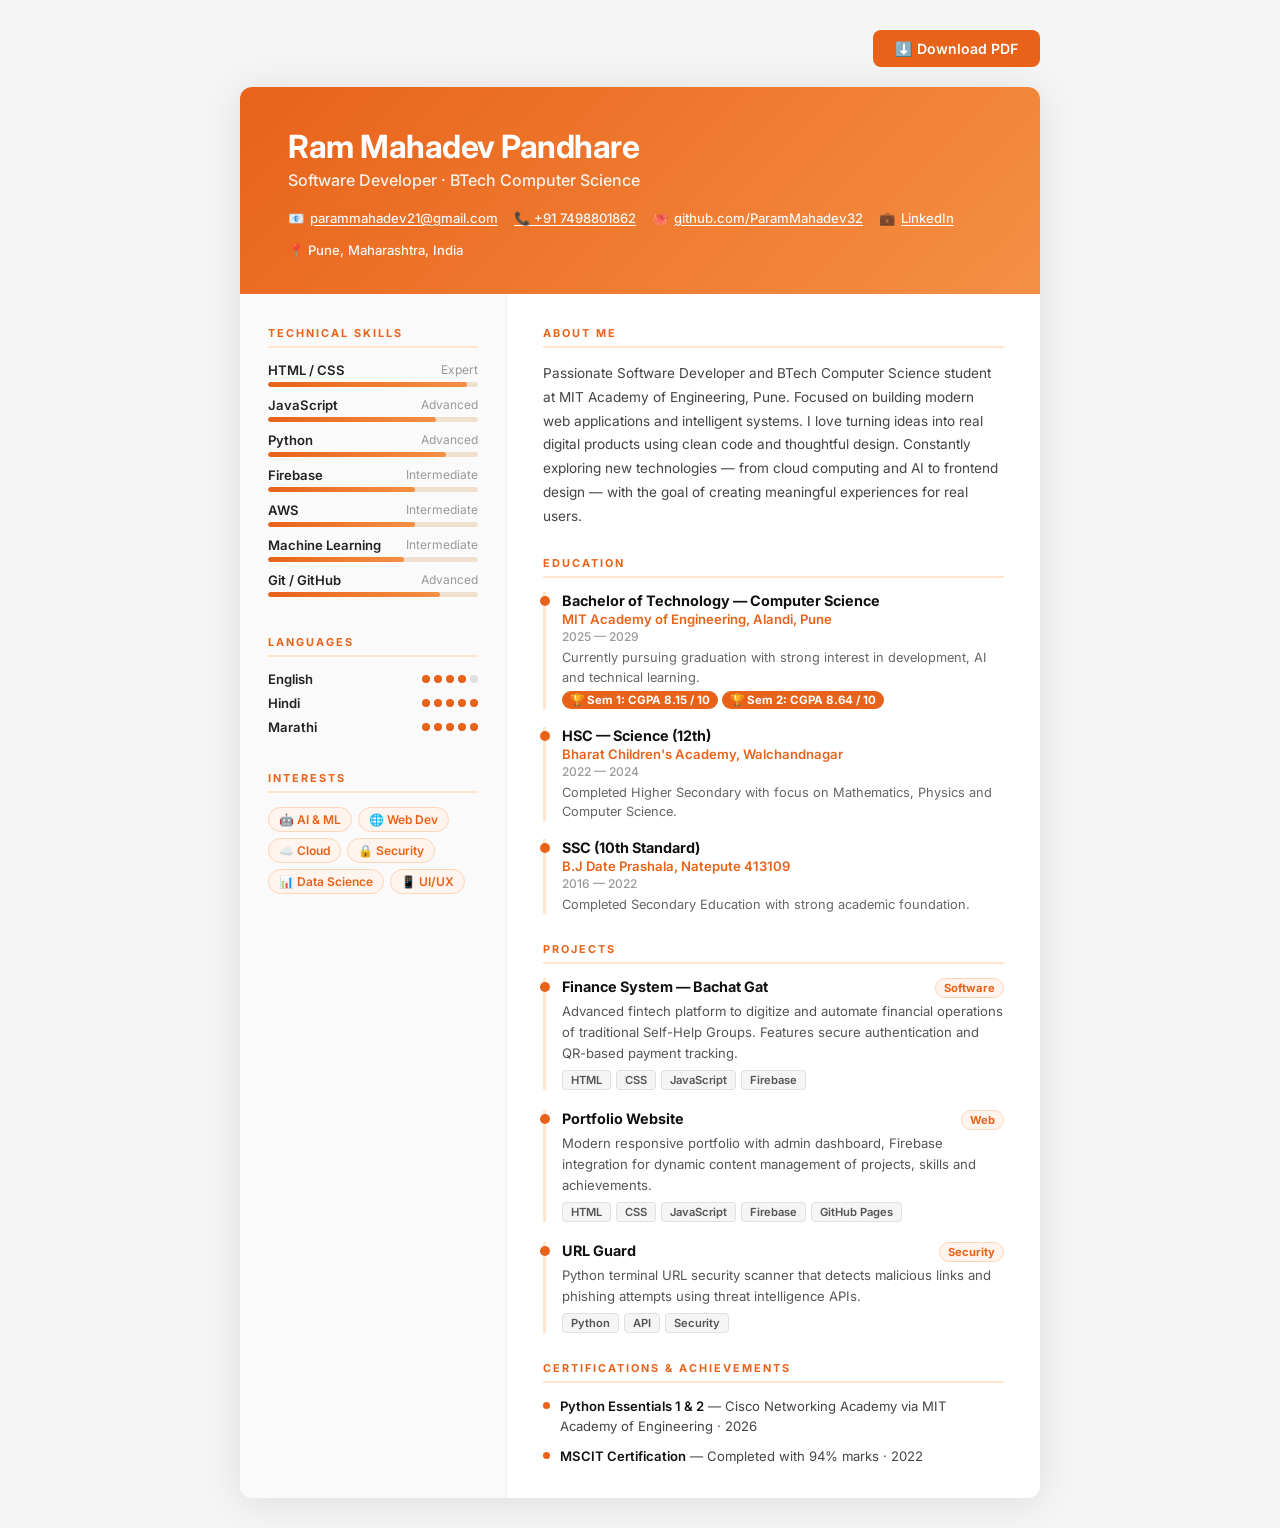
<file: resume.html>
<!DOCTYPE html>
<html lang="en">
<head>
  <meta charset="UTF-8">
  <meta name="viewport" content="width=device-width, initial-scale=1.0">
  <title>Resume | Ram Mahadev Pandhare</title>

  <link rel="preconnect" href="https://fonts.googleapis.com">
  <link href="https://fonts.googleapis.com/css2?family=Inter:wght@300;400;500;600;700&display=swap" rel="stylesheet">

  <style>
    /* ── RESET ── */
    *, *::before, *::after { margin: 0; padding: 0; box-sizing: border-box; }

    body {
      font-family: 'Inter', sans-serif;
      background: #f5f5f5;
      color: #111;
      min-height: 100vh;
      padding: 30px 16px;
    }

    a { color: inherit; text-decoration: none; }

    /* ── DOWNLOAD BUTTON ── */
    .download-bar {
      max-width: 800px;
      margin: 0 auto 20px;
      display: flex;
      justify-content: flex-end;
      gap: 10px;
    }

    .download-btn {
      display: inline-flex;
      align-items: center;
      gap: 6px;
      padding: 10px 22px;
      background: #e8621a;
      color: #fff;
      border: none;
      border-radius: 8px;
      font-size: 0.88rem;
      font-weight: 600;
      font-family: 'Inter', sans-serif;
      cursor: pointer;
      transition: background 0.2s, transform 0.2s;
    }

    .download-btn:hover {
      background: #cf5515;
      transform: translateY(-1px);
    }

    /* ── RESUME PAPER ── */
    .resume {
      max-width: 800px;
      margin: 0 auto;
      background: #fff;
      border-radius: 12px;
      box-shadow: 0 4px 40px rgba(0,0,0,0.10);
      overflow: hidden;
    }

    /* ── HEADER ── */
    .resume-header {
      background: linear-gradient(135deg, #e8621a 0%, #f59044 100%);
      padding: 40px 48px 36px;
      color: #fff;
    }

    .resume-header h1 {
      font-size: 2rem;
      font-weight: 700;
      letter-spacing: -0.5px;
      margin-bottom: 4px;
      color: #fff;
    }

    .resume-header .role {
      font-size: 1rem;
      font-weight: 500;
      opacity: 0.9;
      margin-bottom: 20px;
    }

    .contact-row {
      display: flex;
      flex-wrap: wrap;
      gap: 16px;
    }

    .contact-item {
      display: flex;
      align-items: center;
      gap: 6px;
      font-size: 0.82rem;
      opacity: 0.95;
      font-weight: 500;
    }

    .contact-item a {
      color: #fff;
      text-decoration: underline;
      text-underline-offset: 2px;
    }

    /* ── BODY ── */
    .resume-body {
      display: grid;
      grid-template-columns: 1fr 2fr;
      min-height: 900px;
    }

    /* ── LEFT SIDEBAR ── */
    .sidebar {
      background: #fafafa;
      border-right: 1px solid #eee;
      padding: 32px 28px;
      display: flex;
      flex-direction: column;
      gap: 28px;
    }

    /* ── RIGHT MAIN ── */
    .main {
      padding: 32px 36px;
      display: flex;
      flex-direction: column;
      gap: 28px;
    }

    /* ── SECTION TITLE ── */
    .section-title {
      font-size: 0.68rem;
      font-weight: 700;
      letter-spacing: 2px;
      text-transform: uppercase;
      color: #e8621a;
      border-bottom: 2px solid #ffe5cc;
      padding-bottom: 6px;
      margin-bottom: 14px;
    }

    /* ── ABOUT ── */
    .about-text {
      font-size: 0.85rem;
      color: #444;
      line-height: 1.75;
    }

    /* ── SKILLS ── */
    .skill-item {
      margin-bottom: 10px;
    }

    .skill-name {
      display: flex;
      justify-content: space-between;
      font-size: 0.82rem;
      font-weight: 600;
      color: #222;
      margin-bottom: 4px;
    }

    .skill-level-text {
      font-weight: 400;
      color: #999;
      font-size: 0.75rem;
    }

    .skill-bar {
      height: 5px;
      background: #f0e0d0;
      border-radius: 999px;
      overflow: hidden;
    }

    .skill-fill {
      height: 100%;
      background: linear-gradient(90deg, #e8621a, #f59044);
      border-radius: 999px;
    }

    /* ── LANGUAGES ── */
    .lang-item {
      display: flex;
      justify-content: space-between;
      align-items: center;
      font-size: 0.82rem;
      margin-bottom: 8px;
    }

    .lang-name { font-weight: 600; color: #222; }

    .lang-dots {
      display: flex;
      gap: 4px;
    }

    .lang-dot {
      width: 8px;
      height: 8px;
      border-radius: 50%;
      background: #e0e0e0;
    }

    .lang-dot.filled { background: #e8621a; }

    /* ── INTERESTS ── */
    .interest-tags {
      display: flex;
      flex-wrap: wrap;
      gap: 6px;
    }

    .interest-tag {
      font-size: 0.75rem;
      font-weight: 600;
      padding: 4px 10px;
      background: #fff4ee;
      border: 1px solid #ffd5b8;
      color: #e8621a;
      border-radius: 999px;
    }

    /* ── EDUCATION ── */
    .edu-item {
      margin-bottom: 18px;
      padding-left: 16px;
      border-left: 3px solid #ffe5cc;
      position: relative;
    }

    .edu-item::before {
      content: '';
      position: absolute;
      left: -6px;
      top: 4px;
      width: 10px;
      height: 10px;
      border-radius: 50%;
      background: #e8621a;
    }

    .edu-item:last-child { margin-bottom: 0; }

    .edu-degree {
      font-size: 0.9rem;
      font-weight: 700;
      color: #111;
      margin-bottom: 2px;
    }

    .edu-school {
      font-size: 0.82rem;
      color: #e8621a;
      font-weight: 600;
      margin-bottom: 2px;
    }

    .edu-year {
      font-size: 0.75rem;
      color: #999;
      font-weight: 500;
      margin-bottom: 4px;
    }

    .edu-note {
      font-size: 0.8rem;
      color: #666;
      line-height: 1.5;
    }

    .cgpa {
      display: inline-block;
      font-size: 0.72rem;
      font-weight: 700;
      background: #e8621a;
      color: #fff;
      padding: 2px 8px;
      border-radius: 999px;
      margin-top: 4px;
    }

    /* ── EXPERIENCE / PROJECTS ── */
    .project-item {
      margin-bottom: 20px;
      padding-left: 16px;
      border-left: 3px solid #ffe5cc;
      position: relative;
    }

    .project-item::before {
      content: '';
      position: absolute;
      left: -6px;
      top: 4px;
      width: 10px;
      height: 10px;
      border-radius: 50%;
      background: #e8621a;
    }

    .project-item:last-child { margin-bottom: 0; }

    .project-top {
      display: flex;
      justify-content: space-between;
      align-items: flex-start;
      gap: 8px;
      margin-bottom: 3px;
    }

    .project-name {
      font-size: 0.9rem;
      font-weight: 700;
      color: #111;
    }

    .project-type {
      font-size: 0.7rem;
      font-weight: 700;
      background: #fff4ee;
      color: #e8621a;
      border: 1px solid #ffd5b8;
      padding: 2px 8px;
      border-radius: 999px;
      white-space: nowrap;
    }

    .project-desc {
      font-size: 0.82rem;
      color: #555;
      line-height: 1.6;
      margin-bottom: 6px;
    }

    .project-tech {
      display: flex;
      flex-wrap: wrap;
      gap: 5px;
    }

    .tech-chip {
      font-size: 0.7rem;
      font-weight: 600;
      background: #f5f5f5;
      color: #555;
      padding: 2px 8px;
      border-radius: 4px;
      border: 1px solid #e0e0e0;
    }

    /* ── ACHIEVEMENTS ── */
    .achievement-item {
      display: flex;
      gap: 10px;
      margin-bottom: 10px;
      align-items: flex-start;
    }

    .achievement-item:last-child { margin-bottom: 0; }

    .achievement-dot {
      width: 7px;
      height: 7px;
      border-radius: 50%;
      background: #e8621a;
      flex-shrink: 0;
      margin-top: 5px;
    }

    .achievement-text {
      font-size: 0.82rem;
      color: #444;
      line-height: 1.5;
    }

    .achievement-text strong {
      color: #111;
      font-weight: 600;
    }

    /* ── PRINT ── */
    @media print {
      body {
        background: #fff;
        padding: 0;
      }

      .download-bar { display: none; }

      .resume {
        box-shadow: none;
        border-radius: 0;
        max-width: 100%;
      }
    }

    /* ── RESPONSIVE ── */
    @media (max-width: 640px) {
      .resume-header  { padding: 28px 24px; }
      .resume-header h1 { font-size: 1.5rem; }
      .resume-body    { grid-template-columns: 1fr; }
      .sidebar        { border-right: none; border-bottom: 1px solid #eee; }
      .main           { padding: 24px; }
      .sidebar        { padding: 24px; }
    }
  </style>
</head>

<body>

  <!-- DOWNLOAD BAR -->
  <div class="download-bar">
    <button class="download-btn" onclick="window.print()">
      ⬇️ Download PDF
    </button>
  </div>


  <!-- RESUME -->
  <div class="resume">

    <!-- HEADER -->
    <div class="resume-header">
      <h1>Ram Mahadev Pandhare</h1>
      <p class="role">Software Developer · BTech Computer Science</p>
      <div class="contact-row">
        <div class="contact-item">
          📧 <a href="mailto:parammahadev21@gmail.com">parammahadev21@gmail.com</a>
        </div>
        <div class="contact-item"><a herf="tel:+917498801862">
          📞 +91 7498801862</a>
        </div>
        <div class="contact-item">
          🐙 <a href="https://github.com/ParamMahadev32" target="_blank">github.com/ParamMahadev32</a>
        </div>
        <div class="contact-item">
          💼 <a href="https://www.linkedin.com/in/ram-mahadev-pandhare-724492382" target="_blank">LinkedIn</a>
        </div>
        <div class="contact-item">
          📍 Pune, Maharashtra, India
        </div>
      </div>
    </div>


    <!-- BODY -->
    <div class="resume-body">

      <!-- ── LEFT SIDEBAR ── -->
      <div class="sidebar">

        <!-- SKILLS -->
        <div>
          <p class="section-title">Technical Skills</p>

          <div class="skill-item">
            <div class="skill-name">
              HTML / CSS
              <span class="skill-level-text">Expert</span>
            </div>
            <div class="skill-bar">
              <div class="skill-fill" style="width:95%"></div>
            </div>
          </div>

          <div class="skill-item">
            <div class="skill-name">
              JavaScript
              <span class="skill-level-text">Advanced</span>
            </div>
            <div class="skill-bar">
              <div class="skill-fill" style="width:80%"></div>
            </div>
          </div>

          <div class="skill-item">
            <div class="skill-name">
              Python
              <span class="skill-level-text">Advanced</span>
            </div>
            <div class="skill-bar">
              <div class="skill-fill" style="width:85%"></div>
            </div>
          </div>

          <div class="skill-item">
            <div class="skill-name">
              Firebase
              <span class="skill-level-text">Intermediate</span>
            </div>
            <div class="skill-bar">
              <div class="skill-fill" style="width:70%"></div>
            </div>
          </div>

          <div class="skill-item">
            <div class="skill-name">
              AWS
              <span class="skill-level-text">Intermediate</span>
            </div>
            <div class="skill-bar">
              <div class="skill-fill" style="width:70%"></div>
            </div>
          </div>

          <div class="skill-item">
            <div class="skill-name">
              Machine Learning
              <span class="skill-level-text">Intermediate</span>
            </div>
            <div class="skill-bar">
              <div class="skill-fill" style="width:65%"></div>
            </div>
          </div>

          <div class="skill-item">
            <div class="skill-name">
              Git / GitHub
              <span class="skill-level-text">Advanced</span>
            </div>
            <div class="skill-bar">
              <div class="skill-fill" style="width:82%"></div>
            </div>
          </div>

        </div>

        <!-- LANGUAGES -->
        <div>
          <p class="section-title">Languages</p>

          <div class="lang-item">
            <span class="lang-name">English</span>
            <div class="lang-dots">
              <div class="lang-dot filled"></div>
              <div class="lang-dot filled"></div>
              <div class="lang-dot filled"></div>
              <div class="lang-dot filled"></div>
              <div class="lang-dot"></div>
            </div>
          </div>

          <div class="lang-item">
            <span class="lang-name">Hindi</span>
            <div class="lang-dots">
              <div class="lang-dot filled"></div>
              <div class="lang-dot filled"></div>
              <div class="lang-dot filled"></div>
              <div class="lang-dot filled"></div>
              <div class="lang-dot filled"></div>
            </div>
          </div>

          <div class="lang-item">
            <span class="lang-name">Marathi</span>
            <div class="lang-dots">
              <div class="lang-dot filled"></div>
              <div class="lang-dot filled"></div>
              <div class="lang-dot filled"></div>
              <div class="lang-dot filled"></div>
              <div class="lang-dot filled"></div>
            </div>
          </div>

        </div>

        <!-- INTERESTS -->
        <div>
          <p class="section-title">Interests</p>
          <div class="interest-tags">
            <span class="interest-tag">🤖 AI & ML</span>
            <span class="interest-tag">🌐 Web Dev</span>
            <span class="interest-tag">☁️ Cloud</span>
            <span class="interest-tag">🔒 Security</span>
            <span class="interest-tag">📊 Data Science</span>
            <span class="interest-tag">📱 UI/UX</span>
          </div>
        </div>

      </div>


      <!-- ── RIGHT MAIN ── -->
      <div class="main">

        <!-- ABOUT -->
        <div>
          <p class="section-title">About Me</p>
          <p class="about-text">
            Passionate Software Developer and BTech Computer Science student at
            MIT Academy of Engineering, Pune. Focused on building modern web
            applications and intelligent systems. I love turning ideas into real
            digital products using clean code and thoughtful design. Constantly
            exploring new technologies — from cloud computing and AI to frontend
            design — with the goal of creating meaningful experiences for real users.
          </p>
        </div>

        <!-- EDUCATION -->
        <div>
          <p class="section-title">Education</p>

          <div class="edu-item">
            <p class="edu-degree">Bachelor of Technology — Computer Science</p>
            <p class="edu-school">MIT Academy of Engineering, Alandi, Pune</p>
            <p class="edu-year">2025 — 2029</p>
            <p class="edu-note">Currently pursuing graduation with strong interest in development, AI and technical learning.</p>
            <span class="cgpa">🏆 Sem 1: CGPA 8.15 / 10</span>
            <span class="cgpa">🏆 Sem 2: CGPA 8.64 / 10</span>
          </div>

          <div class="edu-item">
            <p class="edu-degree">HSC — Science (12th)</p>
            <p class="edu-school">Bharat Children's Academy, Walchandnagar</p>
            <p class="edu-year">2022 — 2024</p>
            <p class="edu-note">Completed Higher Secondary with focus on Mathematics, Physics and Computer Science.</p>
          </div>

          <div class="edu-item">
            <p class="edu-degree">SSC (10th Standard)</p>
            <p class="edu-school">B.J Date Prashala, Natepute 413109</p>
            <p class="edu-year">2016 — 2022</p>
            <p class="edu-note">Completed Secondary Education with strong academic foundation.</p>
          </div>

        </div>

        <!-- PROJECTS -->
        <div>
          <p class="section-title">Projects</p>

          <div class="project-item">
            <div class="project-top">
              <span class="project-name">Finance System — Bachat Gat</span>
              <span class="project-type">Software</span>
            </div>
            <p class="project-desc">
              Advanced fintech platform to digitize and automate financial operations
              of traditional Self-Help Groups. Features secure authentication and
              QR-based payment tracking.
            </p>
            <div class="project-tech">
              <span class="tech-chip">HTML</span>
              <span class="tech-chip">CSS</span>
              <span class="tech-chip">JavaScript</span>
              <span class="tech-chip">Firebase</span>
            </div>
          </div>

          <div class="project-item">
            <div class="project-top">
              <span class="project-name">Portfolio Website</span>
              <span class="project-type">Web</span>
            </div>
            <p class="project-desc">
              Modern responsive portfolio with admin dashboard, Firebase integration
              for dynamic content management of projects, skills and achievements.
            </p>
            <div class="project-tech">
              <span class="tech-chip">HTML</span>
              <span class="tech-chip">CSS</span>
              <span class="tech-chip">JavaScript</span>
              <span class="tech-chip">Firebase</span>
              <span class="tech-chip">GitHub Pages</span>
            </div>
          </div>

          <div class="project-item">
            <div class="project-top">
              <span class="project-name">URL Guard</span>
              <span class="project-type">Security</span>
            </div>
            <p class="project-desc">
              Python terminal URL security scanner that detects malicious links
              and phishing attempts using threat intelligence APIs.
            </p>
            <div class="project-tech">
              <span class="tech-chip">Python</span>
              <span class="tech-chip">API</span>
              <span class="tech-chip">Security</span>
            </div>
          </div>

          <!-- ADD MORE PROJECTS HERE -->

        </div>

        <!-- ACHIEVEMENTS -->
        <div>
          <p class="section-title">Certifications & Achievements</p>

          <div class="achievement-item">
            <div class="achievement-dot"></div>
            <p class="achievement-text">
              <strong>Python Essentials 1 & 2</strong> — Cisco Networking Academy
              via MIT Academy of Engineering · 2026
            </p>
          </div>

          <div class="achievement-item">
            <div class="achievement-dot"></div>
            <p class="achievement-text">
              <strong>MSCIT Certification</strong> — Completed with 94% marks · 2022
            </p>
          </div>

          <!-- ADD MORE ACHIEVEMENTS HERE -->

        </div>

      </div>

    </div>
  </div>

</body>
</html>
</file>
